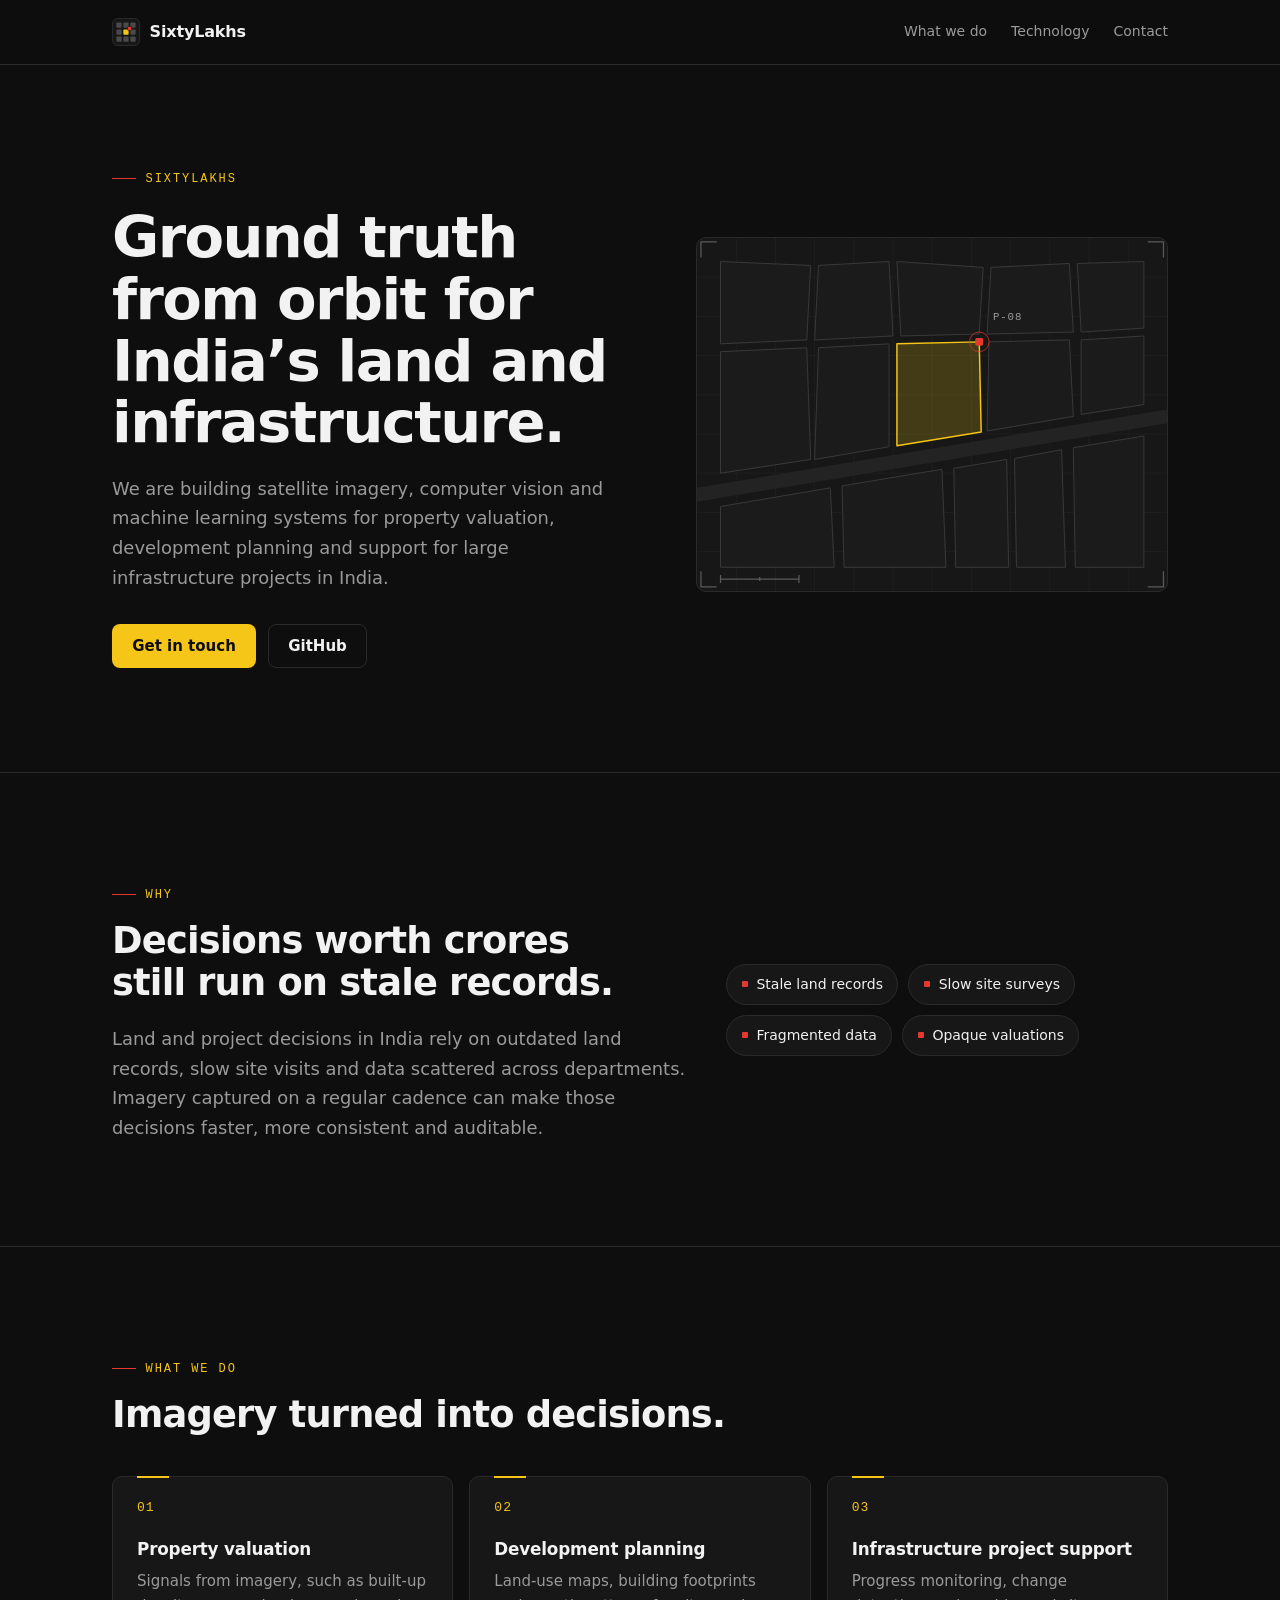
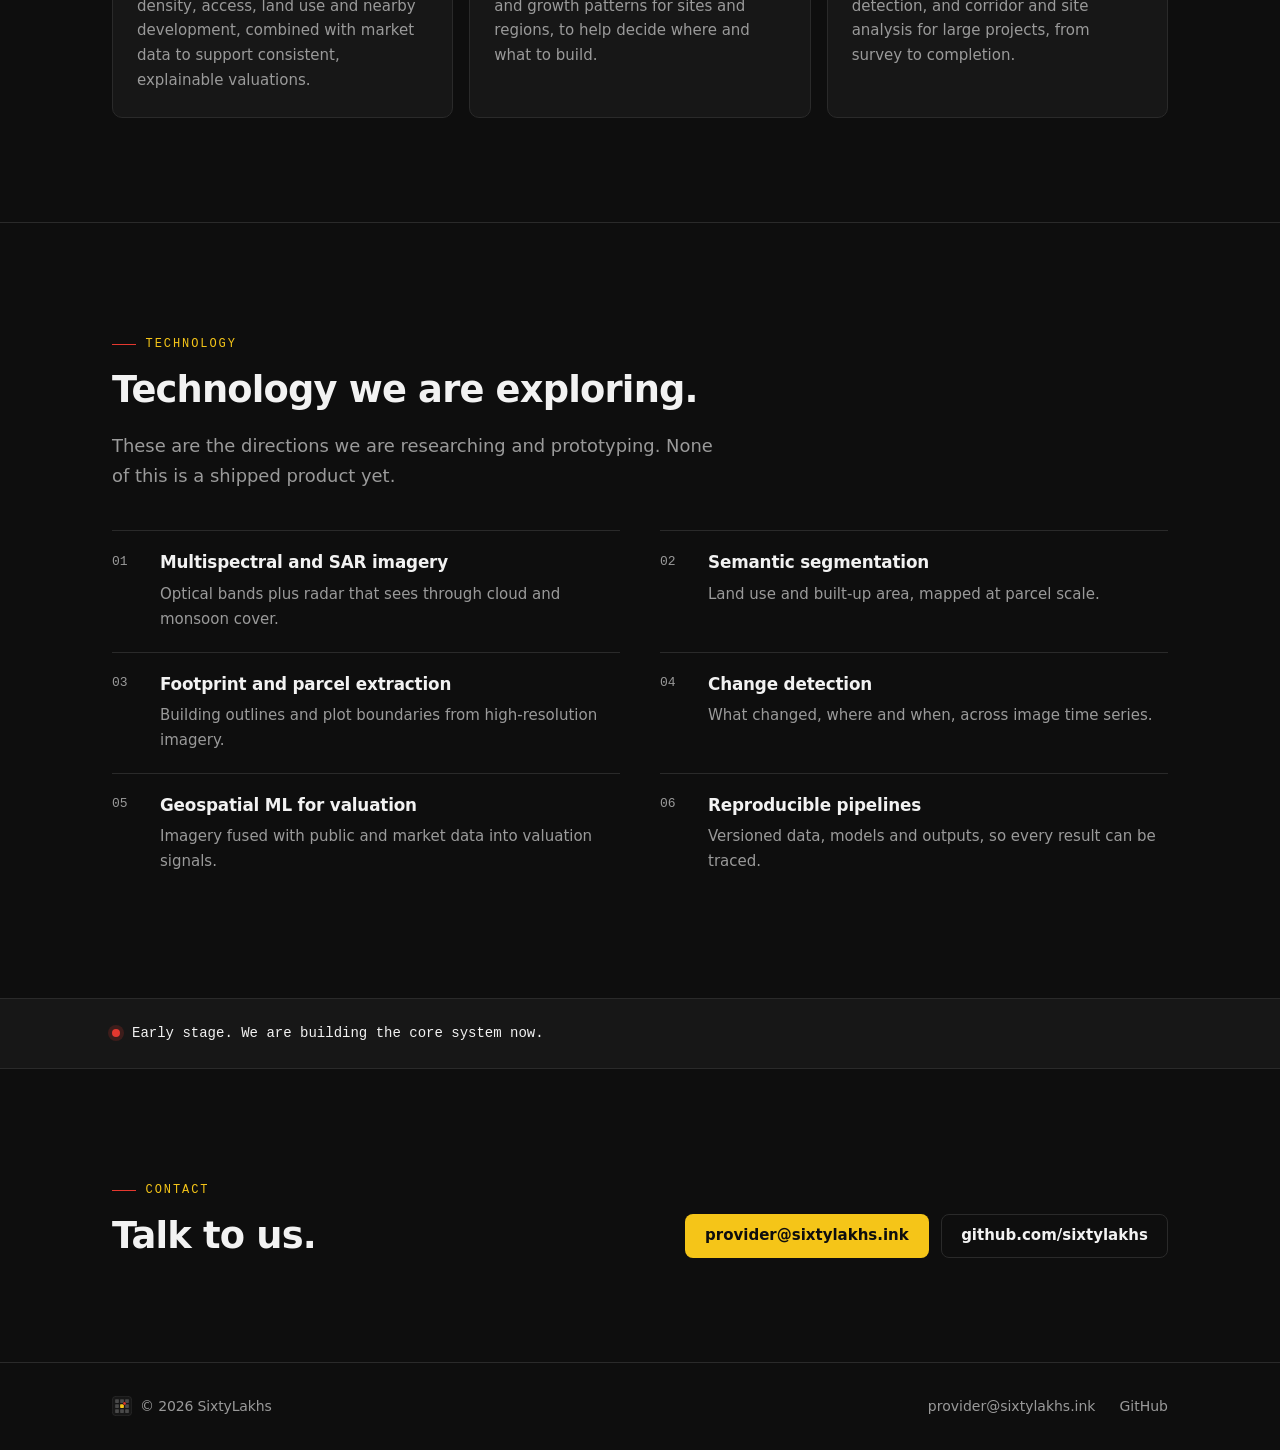
<file: index.html>
<!doctype html>
<html lang="en">
<head>
  <meta charset="utf-8">
  <meta name="viewport" content="width=device-width, initial-scale=1">
  <title>SixtyLakhs | Satellite intelligence for land and infrastructure</title>
  <meta name="description" content="SixtyLakhs is building satellite imagery, computer vision and machine learning systems for property valuation, development planning and infrastructure projects in India.">
  <meta name="theme-color" content="#0e0e0e">
  <link rel="canonical" href="https://sixtylakhs.ink/">
  <link rel="icon" href="assets/logo.svg" type="image/svg+xml">
  <link rel="stylesheet" href="styles.css">

  <meta property="og:type" content="website">
  <meta property="og:site_name" content="SixtyLakhs">
  <meta property="og:title" content="SixtyLakhs | Satellite intelligence for land and infrastructure">
  <meta property="og:description" content="Satellite imagery, computer vision and machine learning for property valuation, development planning and infrastructure projects in India.">
  <meta property="og:url" content="https://sixtylakhs.ink/">
  <meta name="twitter:card" content="summary">
  <meta name="twitter:title" content="SixtyLakhs | Satellite intelligence for land and infrastructure">
  <meta name="twitter:description" content="Satellite imagery, computer vision and machine learning for property valuation, development planning and infrastructure projects in India.">
</head>
<body>
  <a class="skip" href="#main">Skip to content</a>

  <header class="nav">
    <div class="container nav-row">
      <a class="brand" href="#top" aria-label="SixtyLakhs, back to top">
        <img src="assets/logo.svg" alt="" width="28" height="28">
        <span>SixtyLakhs</span>
      </a>
      <nav aria-label="Primary">
        <a href="#what">What we do</a>
        <a href="#technology">Technology</a>
        <a href="#contact">Contact</a>
      </nav>
    </div>
  </header>

  <main id="main">
    <section class="hero">
      <div class="container hero-grid">
        <div class="hero-copy">
          <p class="eyebrow">SixtyLakhs</p>
          <h1>Ground truth from orbit for India&rsquo;s land and infrastructure.</h1>
          <p class="lede">We are building satellite imagery, computer vision and machine learning systems for property valuation, development planning and support for large infrastructure projects in India.</p>
          <div class="cta">
            <a class="btn primary" href="mailto:provider@sixtylakhs.ink">Get in touch</a>
            <a class="btn secondary" href="https://github.com/sixtylakhs">GitHub</a>
          </div>
        </div>

        <svg class="hero-map" viewBox="0 0 480 360" aria-hidden="true" focusable="false">
          <g class="map-grid">
            <path d="M0 40H480M0 80H480M0 120H480M0 160H480M0 200H480M0 240H480M0 280H480M0 320H480M40 0V360M80 0V360M120 0V360M160 0V360M200 0V360M240 0V360M280 0V360M320 0V360M360 0V360M400 0V360M440 0V360"/>
          </g>
          <path class="map-road" d="M-10 263.7L490 180.3"/>
          <g class="map-parcels">
            <path d="M24 24L116 28L112 104L24 108Z"/>
            <path d="M124 28L196 24L200 100L120 104Z"/>
            <path d="M204 24L292 30L288 98L208 100Z"/>
            <path d="M300 30L380 26L384 96L296 98Z"/>
            <path d="M388 26L456 24L456 92L392 96Z"/>
            <path d="M24 116L112 112L116 226L24 240Z"/>
            <path d="M124 112L196 108L196 213L120 226Z"/>
            <path d="M298 106L380 104L384 182L296 197Z"/>
            <path d="M392 104L456 100L456 170L392 180Z"/>
            <path d="M24 274L136 255L140 336L24 336Z"/>
            <path d="M148 253L250 236L254 336L150 336Z"/>
            <path d="M262 235L316 226L318 336L264 336Z"/>
            <path d="M324 225L372 216L376 336L326 336Z"/>
            <path d="M384 214L456 202L456 336L386 336Z"/>
          </g>
          <path class="map-target" d="M204 108L288 106L290 198L204 212Z"/>
          <g class="map-marker">
            <circle cx="288" cy="106" r="10"/>
            <rect x="284" y="102" width="8" height="8" rx="1.5"/>
          </g>
          <text class="map-label" x="302" y="84">P-08</text>
          <g class="map-frame">
            <path d="M4 20V4H20M460 4H476V20M476 340V356H460M20 356H4V340"/>
          </g>
          <g class="map-scale">
            <path d="M24 348H104M24 344V352M64 346V350M104 344V352"/>
          </g>
        </svg>
      </div>
    </section>

    <section class="section" id="why">
      <div class="container split">
        <div>
          <p class="eyebrow">Why</p>
          <h2>Decisions worth crores still run on stale records.</h2>
          <p class="lede">Land and project decisions in India rely on outdated land records, slow site visits and data scattered across departments. Imagery captured on a regular cadence can make those decisions faster, more consistent and auditable.</p>
        </div>
        <ul class="chips" role="list" aria-label="Problems we address">
          <li>Stale land records</li>
          <li>Slow site surveys</li>
          <li>Fragmented data</li>
          <li>Opaque valuations</li>
        </ul>
      </div>
    </section>

    <section class="section" id="what">
      <div class="container">
        <p class="eyebrow">What we do</p>
        <h2>Imagery turned into decisions.</h2>
        <div class="cards">
          <article class="card">
            <p class="num">01</p>
            <h3>Property valuation</h3>
            <p>Signals from imagery, such as built-up density, access, land use and nearby development, combined with market data to support consistent, explainable valuations.</p>
          </article>
          <article class="card">
            <p class="num">02</p>
            <h3>Development planning</h3>
            <p>Land-use maps, building footprints and growth patterns for sites and regions, to help decide where and what to build.</p>
          </article>
          <article class="card">
            <p class="num">03</p>
            <h3>Infrastructure project support</h3>
            <p>Progress monitoring, change detection, and corridor and site analysis for large projects, from survey to completion.</p>
          </article>
        </div>
      </div>
    </section>

    <section class="section" id="technology">
      <div class="container">
        <p class="eyebrow">Technology</p>
        <h2>Technology we are exploring.</h2>
        <p class="lede">These are the directions we are researching and prototyping. None of this is a shipped product yet.</p>
        <ol class="tech" role="list">
          <li><h3>Multispectral and SAR imagery</h3><p>Optical bands plus radar that sees through cloud and monsoon cover.</p></li>
          <li><h3>Semantic segmentation</h3><p>Land use and built-up area, mapped at parcel scale.</p></li>
          <li><h3>Footprint and parcel extraction</h3><p>Building outlines and plot boundaries from high-resolution imagery.</p></li>
          <li><h3>Change detection</h3><p>What changed, where and when, across image time series.</p></li>
          <li><h3>Geospatial ML for valuation</h3><p>Imagery fused with public and market data into valuation signals.</p></li>
          <li><h3>Reproducible pipelines</h3><p>Versioned data, models and outputs, so every result can be traced.</p></li>
        </ol>
      </div>
    </section>

    <section class="status" aria-label="Status">
      <div class="container">
        <p><span class="dot" aria-hidden="true"></span>Early stage. We are building the core system now.</p>
      </div>
    </section>

    <section class="section" id="contact">
      <div class="container contact">
        <div>
          <p class="eyebrow">Contact</p>
          <h2>Talk to us.</h2>
        </div>
        <div class="cta">
          <a class="btn primary" href="mailto:provider@sixtylakhs.ink">provider@sixtylakhs.ink</a>
          <a class="btn secondary" href="https://github.com/sixtylakhs">github.com/sixtylakhs</a>
        </div>
      </div>
    </section>
  </main>

  <footer class="footer">
    <div class="container footer-row">
      <span class="brand small">
        <img src="assets/logo.svg" alt="" width="20" height="20">
        <span>&copy; 2026 SixtyLakhs</span>
      </span>
      <nav aria-label="Footer">
        <a href="mailto:provider@sixtylakhs.ink">provider@sixtylakhs.ink</a>
        <a href="https://github.com/sixtylakhs">GitHub</a>
      </nav>
    </div>
  </footer>
</body>
</html>
</file>
<file: styles.css>
:root {
  --bg: #0e0e0e;
  --surface: #171717;
  --line: #2a2a2a;
  --muted: #9a9a9a;
  --text: #f2f2f2;
  --accent: #f5c518;
  --red: #e5382f;

  --sans: system-ui, -apple-system, "Segoe UI", Roboto, "Helvetica Neue", Arial, sans-serif;
  --mono: ui-monospace, "SF Mono", SFMono-Regular, Menlo, Consolas, "Liberation Mono", monospace;

  --gutter: clamp(1.25rem, 4vw, 2rem);
  --section: clamp(4rem, 9vw, 6.5rem);
  --radius: 10px;

  color-scheme: dark;
}

*,
*::before,
*::after {
  box-sizing: border-box;
}

html {
  scroll-behavior: smooth;
  -webkit-text-size-adjust: 100%;
}

body {
  margin: 0;
  background: var(--bg);
  color: var(--text);
  font: 400 1rem/1.65 var(--sans);
  -webkit-font-smoothing: antialiased;
  text-rendering: optimizeLegibility;
}

h1,
h2,
h3,
p,
ul,
ol {
  margin: 0;
}

ul,
ol {
  padding: 0;
  list-style: none;
}

a {
  color: inherit;
  text-decoration: none;
}

img,
svg {
  display: block;
  max-width: 100%;
}

:focus-visible {
  outline: 2px solid var(--accent);
  outline-offset: 3px;
}

::selection {
  background: var(--accent);
  color: var(--bg);
}

.container {
  width: 100%;
  max-width: 1120px;
  margin-inline: auto;
  padding-inline: var(--gutter);
}

.skip {
  position: absolute;
  left: var(--gutter);
  top: -3rem;
  z-index: 50;
  padding: 0.5rem 0.9rem;
  background: var(--accent);
  color: var(--bg);
  font-weight: 600;
  border-radius: 6px;
}

.skip:focus {
  top: 0.75rem;
}

/* Nav */

.nav {
  position: sticky;
  top: 0;
  z-index: 30;
  background: rgb(14 14 14 / 0.82);
  -webkit-backdrop-filter: blur(10px);
  backdrop-filter: blur(10px);
  border-bottom: 1px solid var(--line);
}

.nav-row {
  display: flex;
  flex-wrap: wrap;
  align-items: center;
  justify-content: space-between;
  gap: 0.25rem 1.5rem;
  min-height: 4rem;
}

.brand {
  display: inline-flex;
  align-items: center;
  gap: 0.6rem;
  font-weight: 650;
  letter-spacing: -0.01em;
}

.brand.small {
  gap: 0.5rem;
  font-weight: 400;
  color: var(--muted);
  font-size: 0.875rem;
}

.nav nav,
.footer nav {
  display: flex;
  flex-wrap: wrap;
  gap: 0.25rem 1.5rem;
}

.nav nav a,
.footer nav a {
  font-size: 0.875rem;
  color: var(--muted);
  transition: color 160ms ease;
}

.nav nav a:hover,
.footer nav a:hover {
  color: var(--text);
}

/* Type */

.eyebrow {
  display: inline-flex;
  align-items: center;
  gap: 0.6rem;
  font: 500 0.75rem/1 var(--mono);
  letter-spacing: 0.16em;
  text-transform: uppercase;
  color: var(--accent);
}

.eyebrow::before {
  content: "";
  width: 1.5rem;
  height: 1px;
  background: var(--red);
}

h1 {
  margin-top: 1.25rem;
  font-size: clamp(2.1rem, 5.2vw, 3.6rem);
  line-height: 1.07;
  font-weight: 650;
  letter-spacing: -0.028em;
  text-wrap: balance;
}

h2 {
  margin-top: 1rem;
  font-size: clamp(1.6rem, 3.2vw, 2.3rem);
  line-height: 1.15;
  font-weight: 650;
  letter-spacing: -0.022em;
  text-wrap: balance;
}

h3 {
  font-size: 1.05rem;
  line-height: 1.35;
  font-weight: 600;
  letter-spacing: -0.01em;
}

.lede {
  margin-top: 1.25rem;
  max-width: 38rem;
  color: var(--muted);
  font-size: clamp(1rem, 1.4vw, 1.125rem);
  text-wrap: pretty;
}

/* Buttons */

.cta {
  display: flex;
  flex-wrap: wrap;
  gap: 0.75rem;
  margin-top: 2rem;
}

.btn {
  display: inline-flex;
  align-items: center;
  min-height: 2.75rem;
  padding: 0 1.2rem;
  border: 1px solid transparent;
  border-radius: 8px;
  font-size: 0.9375rem;
  font-weight: 600;
  overflow-wrap: anywhere;
  transition: background-color 160ms ease, border-color 160ms ease, color 160ms ease;
}

.btn.primary {
  background: var(--accent);
  color: var(--bg);
}

.btn.primary:hover {
  background: #ffd43b;
}

.btn.secondary {
  border-color: var(--line);
  color: var(--text);
}

.btn.secondary:hover {
  border-color: var(--muted);
}

/* Hero */

.hero {
  padding-block: clamp(3.5rem, 8vw, 6rem) var(--section);
}

.hero-grid {
  display: grid;
  grid-template-columns: minmax(0, 1.1fr) minmax(0, 1fr);
  gap: clamp(2rem, 5vw, 4rem);
  align-items: center;
}

.hero-copy {
  animation: fade-up 700ms cubic-bezier(0.2, 0.7, 0.2, 1) both;
}

@keyframes fade-up {
  from {
    opacity: 0;
    transform: translateY(12px);
  }
}

.hero-map {
  width: 100%;
  height: auto;
  border: 1px solid var(--line);
  border-radius: var(--radius);
  background: var(--surface);
}

.map-grid path {
  stroke: #1f1f1f;
  stroke-width: 1;
}

.map-road {
  stroke: #232323;
  stroke-width: 14;
}

.map-parcels path {
  fill: #1b1b1b;
  stroke: #3a3a3a;
  stroke-width: 1;
  stroke-linejoin: round;
}

.map-target {
  fill: rgb(245 197 24 / 0.2);
  stroke: var(--accent);
  stroke-width: 1.5;
  stroke-linejoin: round;
}

.map-marker circle {
  fill: none;
  stroke: var(--red);
  stroke-width: 1;
  opacity: 0.7;
}

.map-marker rect {
  fill: var(--red);
}

.map-label {
  fill: var(--muted);
  font: 500 11px var(--mono);
  letter-spacing: 0.08em;
}

.map-frame path,
.map-scale path {
  fill: none;
  stroke: #5a5a5a;
  stroke-width: 1.25;
}

/* Sections */

.section {
  padding-block: var(--section);
  border-top: 1px solid var(--line);
  scroll-margin-top: 4rem;
}

.split {
  display: grid;
  grid-template-columns: minmax(0, 1.3fr) minmax(0, 1fr);
  gap: 2.5rem;
  align-items: center;
}

.chips {
  display: flex;
  flex-wrap: wrap;
  gap: 0.625rem;
}

.chips li {
  display: inline-flex;
  align-items: center;
  gap: 0.55rem;
  padding: 0.5rem 0.9rem;
  border: 1px solid var(--line);
  border-radius: 999px;
  background: var(--surface);
  font-size: 0.875rem;
}

.chips li::before {
  content: "";
  width: 6px;
  height: 6px;
  border-radius: 1px;
  background: var(--red);
}

.cards {
  display: grid;
  grid-template-columns: repeat(3, minmax(0, 1fr));
  gap: 1rem;
  margin-top: 2.5rem;
}

.card {
  position: relative;
  padding: 1.5rem;
  border: 1px solid var(--line);
  border-radius: var(--radius);
  background: var(--surface);
}

.card::before {
  content: "";
  position: absolute;
  top: -1px;
  left: 1.5rem;
  width: 2rem;
  height: 2px;
  background: var(--accent);
}

.num {
  font: 500 0.8125rem/1 var(--mono);
  letter-spacing: 0.08em;
  color: var(--accent);
}

.card h3 {
  margin-top: 1.5rem;
}

.card p:last-child,
.tech p {
  margin-top: 0.5rem;
  color: var(--muted);
  font-size: 0.9375rem;
}

.tech {
  display: grid;
  grid-template-columns: repeat(2, minmax(0, 1fr));
  column-gap: 2.5rem;
  margin-top: 2.5rem;
  counter-reset: tech;
}

.tech li {
  position: relative;
  padding: 1.25rem 0 1.25rem 3rem;
  border-top: 1px solid var(--line);
  counter-increment: tech;
}

.tech li::before {
  content: counter(tech, decimal-leading-zero);
  position: absolute;
  left: 0;
  top: 1.45rem;
  font: 500 0.8125rem/1 var(--mono);
  color: var(--muted);
}

.status {
  border-top: 1px solid var(--line);
  background: var(--surface);
}

.status p {
  display: flex;
  align-items: center;
  gap: 0.75rem;
  padding-block: 1.5rem;
  font: 500 0.875rem/1.5 var(--mono);
}

.dot {
  flex: none;
  width: 8px;
  height: 8px;
  border-radius: 50%;
  background: var(--red);
  box-shadow: 0 0 0 4px rgb(229 56 47 / 0.18);
}

.contact {
  display: grid;
  grid-template-columns: minmax(0, 1fr) auto;
  gap: 1.5rem 2.5rem;
  align-items: end;
}

.contact .cta {
  margin-top: 0;
}

.footer {
  border-top: 1px solid var(--line);
}

.footer-row {
  display: flex;
  flex-wrap: wrap;
  align-items: center;
  justify-content: space-between;
  gap: 1rem 1.5rem;
  padding-block: 2rem;
}

.notfound {
  min-height: 100vh;
  border-top: 0;
}

.notfound .brand {
  margin-bottom: 4rem;
}

.notfound .eyebrow {
  display: flex;
}

/* Responsive */

@media (max-width: 860px) {
  .hero-grid,
  .split,
  .contact {
    grid-template-columns: minmax(0, 1fr);
  }

  .cards,
  .tech {
    grid-template-columns: minmax(0, 1fr);
  }

  .hero-map {
    max-width: 560px;
  }
}

@media (max-width: 520px) {
  .nav-row {
    padding-block: 0.75rem;
  }

  .nav nav {
    width: 100%;
    gap: 0.25rem 1.25rem;
  }

  .section {
    scroll-margin-top: 6rem;
  }

  .cta .btn {
    flex: 1 1 auto;
    justify-content: center;
  }
}

@media (prefers-reduced-motion: reduce) {
  html {
    scroll-behavior: auto;
  }

  *,
  *::before,
  *::after {
    animation: none !important;
    transition: none !important;
  }
}
</file>
